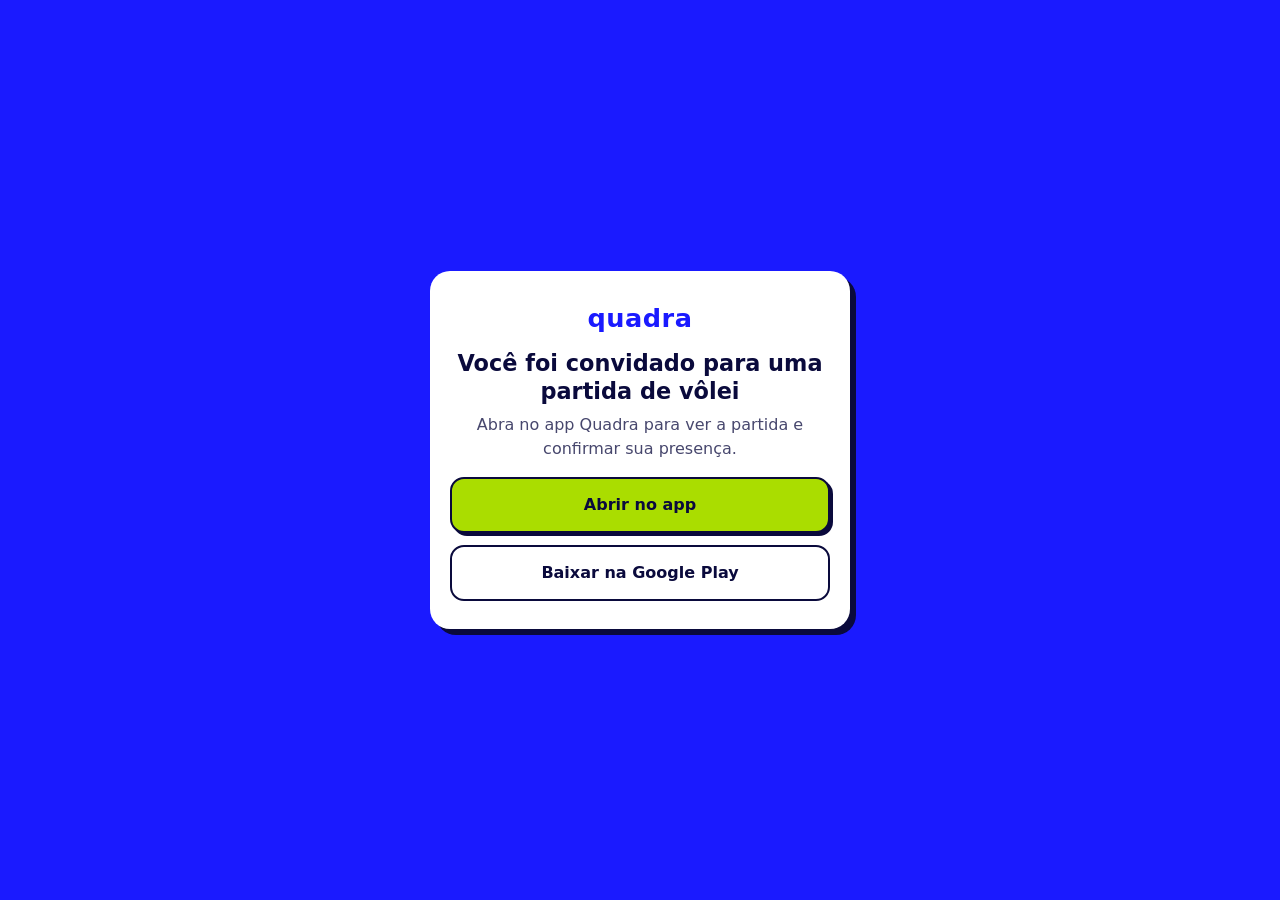
<file: public/convite.html>
<!doctype html>
<html lang="pt-BR">
<head>
<meta charset="utf-8"><meta name="viewport" content="width=device-width,initial-scale=1">
<title>Convite para jogar — Quadra</title>
<meta name="description" content="Você foi convidado para uma partida de vôlei no Quadra.">
<meta name="robots" content="noindex">
<meta name="theme-color" content="#1A1AFF">
<meta property="og:title" content="Bora jogar vôlei? Você foi convidado no Quadra">
<meta property="og:description" content="Abra o convite no app Quadra para ver a partida e confirmar presença.">
<style>
:root{--blue:#1A1AFF;--lime:#AADD00;--navy:#0A0A3C;--paper:#EFF3FC;--line:rgba(10,10,60,.2)}
*{box-sizing:border-box}
body{margin:0;min-height:100vh;background:var(--blue);color:#fff;font:16px/1.5 system-ui,-apple-system,"Segoe UI",Roboto,sans-serif;display:flex;align-items:center;justify-content:center;padding:24px 16px}
.card{width:100%;max-width:420px;background:#fff;color:var(--navy);border-radius:20px;padding:28px 20px;text-align:center;box-shadow:6px 6px 0 var(--navy)}
.word{font-weight:800;font-size:1.6rem;color:var(--blue);letter-spacing:.02em}
h1{font-size:1.4rem;line-height:1.25;margin:12px 0 8px}
p{margin:0 0 16px;color:rgba(10,10,60,.75)}
.btn{display:block;width:100%;padding:14px 16px;border-radius:14px;border:2px solid var(--navy);font-weight:800;text-decoration:none;margin-top:12px}
.primary{background:var(--lime);color:var(--navy);box-shadow:3px 3px 0 var(--navy)}
.secondary{background:#fff;color:var(--navy)}
.code{display:none;margin-top:20px;padding:12px;border:2px dashed var(--line);border-radius:12px}
.code strong{display:block;font-size:1.4rem;letter-spacing:.2em;margin-top:4px}
</style>
</head>
<body>
<main class="card">
  <div class="word">quadra</div>
  <h1>Você foi convidado para uma partida de vôlei</h1>
  <p>Abra no app Quadra para ver a partida e confirmar sua presença.</p>
  <a class="btn primary" id="open" href="https://play.google.com/store/apps/details?id=app.quadravolei">Abrir no app</a>
  <a class="btn secondary" id="store" href="https://play.google.com/store/apps/details?id=app.quadravolei">Baixar na Google Play</a>
  <div class="code" id="code">Código de convite<strong id="code-value"></strong></div>
</main>
<script>
  // /p/<id>?c=<código>. O botão abre o app pelo intent do Android; sem o app, o próprio
  // intent cai na Google Play.
  (function () {
    var id = (location.pathname.match(/^\/p\/([0-9a-f-]{36})\/?$/i) || [])[1];
    var code = (new URLSearchParams(location.search).get('c') || '').replace(/[^A-Za-z0-9]/g, '').slice(0, 16);
    if (!id) return;
    var store = 'https://play.google.com/store/apps/details?id=app.quadravolei';
    var path = 'p/' + id + (code ? '?c=' + code : '');
    document.getElementById('open').href = /Android/i.test(navigator.userAgent)
      ? 'intent://quadra-volei.app/' + path + '#Intent;scheme=https;package=app.quadravolei;S.browser_fallback_url=' + encodeURIComponent(store) + ';end'
      : 'quadra://' + path;
    if (code) {
      document.getElementById('code-value').textContent = code.toUpperCase();
      document.getElementById('code').style.display = 'block';
    }
  })();
</script>
</body>
</html>
</file>
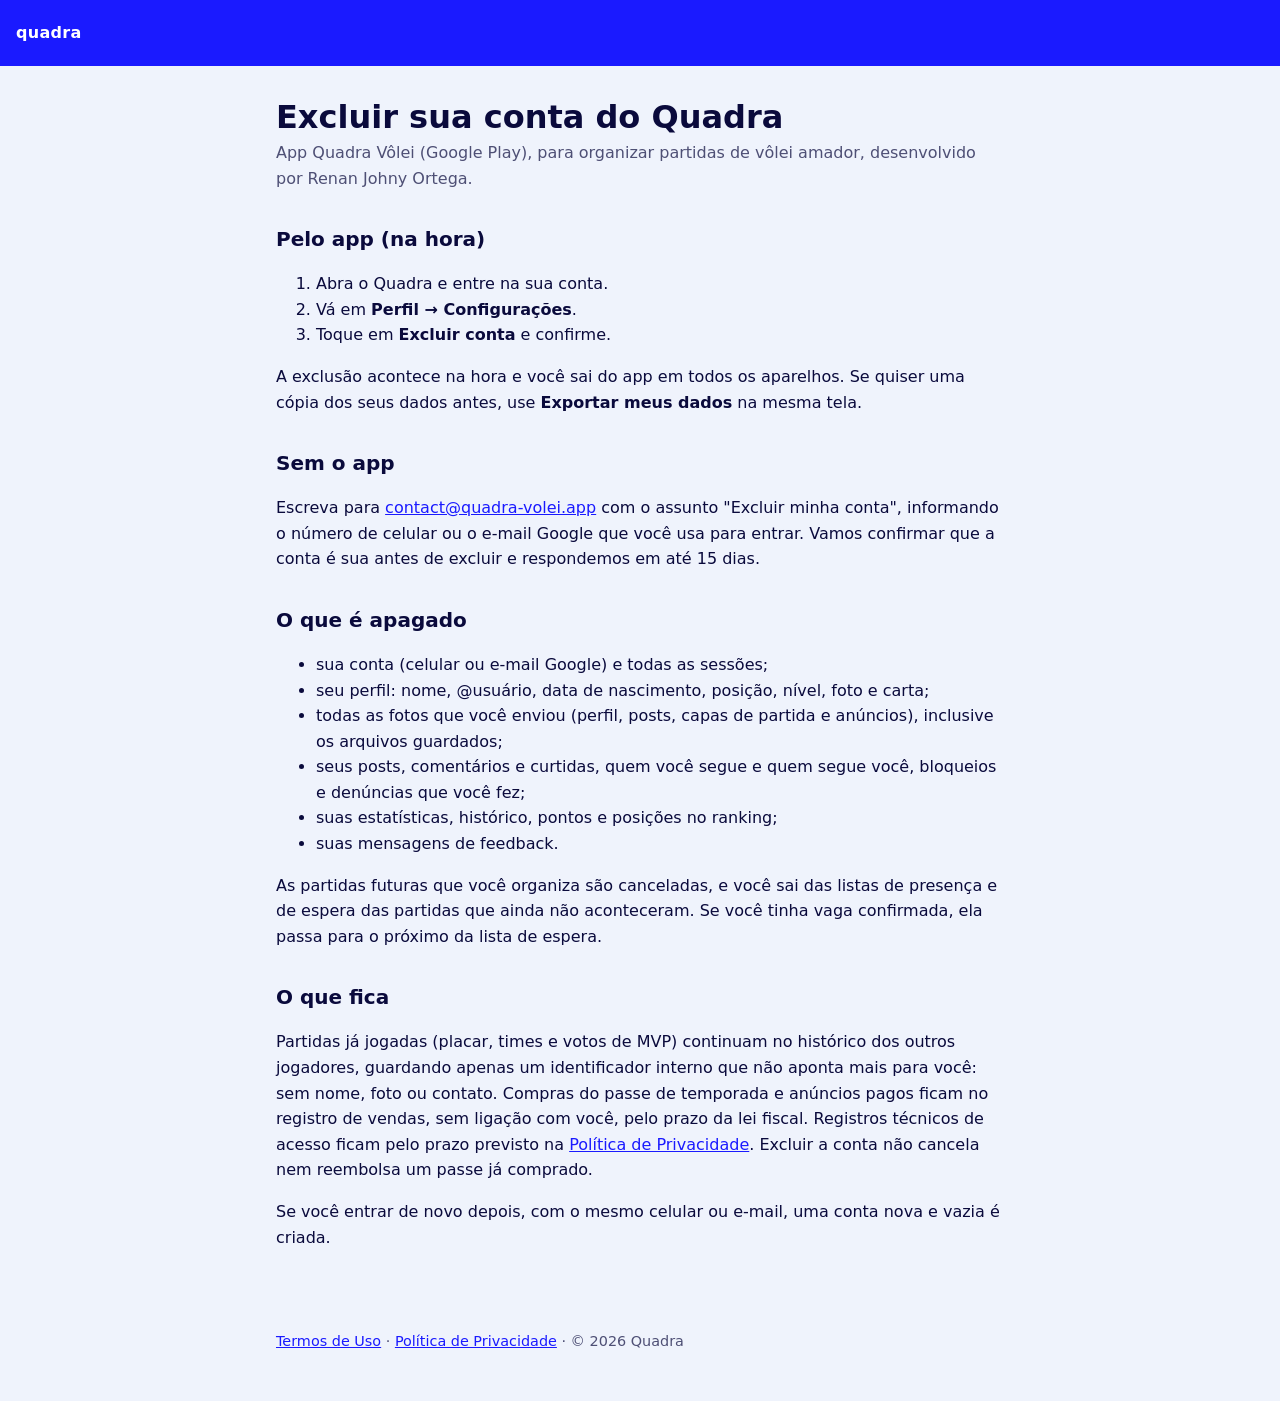
<file: public/excluir-conta.html>
<!doctype html>
<html lang="pt-BR">
<head>
<meta charset="utf-8"><meta name="viewport" content="width=device-width,initial-scale=1">
<title>Excluir conta — Quadra</title>
<meta name="description" content="Como excluir sua conta do app Quadra e o que acontece com seus dados.">
<meta name="theme-color" content="#1A1AFF">
<style>
:root{--blue:#1A1AFF;--lime:#AADD00;--navy:#0A0A3C;--paper:#EFF3FC;--orange:#FF6B00;--line:rgba(10,10,60,.2)}
*{box-sizing:border-box}
body{margin:0;background:var(--paper);color:var(--navy);font:16px/1.6 system-ui,-apple-system,"Segoe UI",Roboto,sans-serif}
header{background:var(--blue);color:#fff;padding:20px 16px}
header a{color:#fff;font-weight:800;text-decoration:none;letter-spacing:.02em}
main{max-width:760px;margin:0 auto;padding:24px 16px 64px}
h1{font-size:2rem;line-height:1.2;margin:8px 0 4px}
h2{font-size:1.25rem;margin:32px 0 8px}
.meta{color:rgba(10,10,60,.7);margin:0 0 24px}
a{color:var(--blue)}
footer{max-width:760px;margin:0 auto;padding:0 16px 48px;color:rgba(10,10,60,.7);font-size:.9rem}
</style>
</head>
<body>
<header><a href="/">quadra</a></header>
<main>
<h1>Excluir sua conta do Quadra</h1>
<p class="meta">App Quadra Vôlei (Google Play), para organizar partidas de vôlei amador, desenvolvido por Renan Johny Ortega.</p>


<h2>Pelo app (na hora)</h2>
<ol>
<li>Abra o Quadra e entre na sua conta.</li>
<li>Vá em <strong>Perfil → Configurações</strong>.</li>
<li>Toque em <strong>Excluir conta</strong> e confirme.</li>
</ol>
<p>A exclusão acontece na hora e você sai do app em todos os aparelhos. Se quiser uma cópia dos seus dados antes, use <strong>Exportar meus dados</strong> na mesma tela.</p>

<h2>Sem o app</h2>
<p>Escreva para <a href="mailto:contact@quadra-volei.app?subject=Excluir%20minha%20conta">contact@quadra-volei.app</a> com o assunto "Excluir minha conta", informando o número de celular ou o e-mail Google que você usa para entrar. Vamos confirmar que a conta é sua antes de excluir e respondemos em até 15 dias.</p>

<h2>O que é apagado</h2>
<ul>
<li>sua conta (celular ou e-mail Google) e todas as sessões;</li>
<li>seu perfil: nome, @usuário, data de nascimento, posição, nível, foto e carta;</li>
<li>todas as fotos que você enviou (perfil, posts, capas de partida e anúncios), inclusive os arquivos guardados;</li>
<li>seus posts, comentários e curtidas, quem você segue e quem segue você, bloqueios e denúncias que você fez;</li>
<li>suas estatísticas, histórico, pontos e posições no ranking;</li>
<li>suas mensagens de feedback.</li>
</ul>
<p>As partidas futuras que você organiza são canceladas, e você sai das listas de presença e de espera das partidas que ainda não aconteceram. Se você tinha vaga confirmada, ela passa para o próximo da lista de espera.</p>

<h2>O que fica</h2>
<p>Partidas já jogadas (placar, times e votos de MVP) continuam no histórico dos outros jogadores, guardando apenas um identificador interno que não aponta mais para você: sem nome, foto ou contato. Compras do passe de temporada e anúncios pagos ficam no registro de vendas, sem ligação com você, pelo prazo da lei fiscal. Registros técnicos de acesso ficam pelo prazo previsto na <a href="/privacidade">Política de Privacidade</a>. Excluir a conta não cancela nem reembolsa um passe já comprado.</p>
<p>Se você entrar de novo depois, com o mesmo celular ou e-mail, uma conta nova e vazia é criada.</p>
</main>
<footer><a href="/termos">Termos de Uso</a> · <a href="/privacidade">Política de Privacidade</a> · © 2026 Quadra</footer>
</body>
</html>
</file>
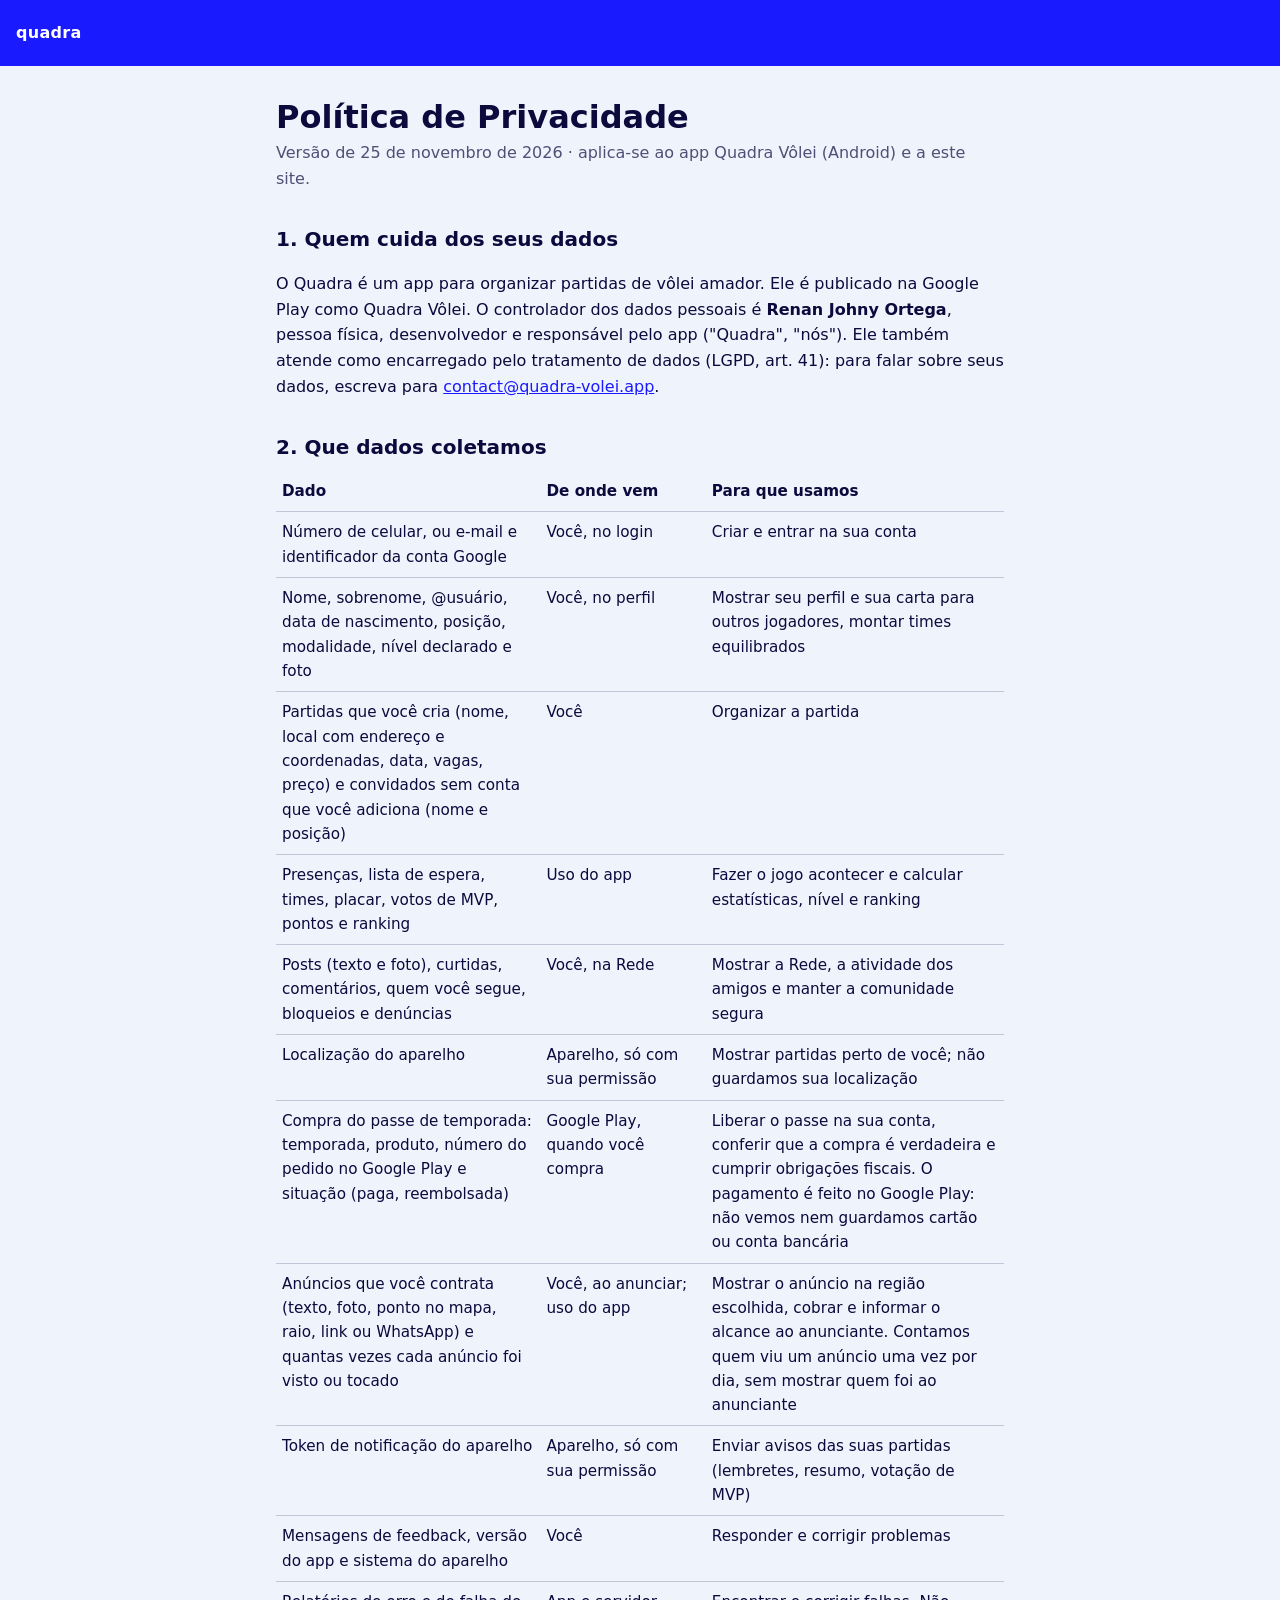
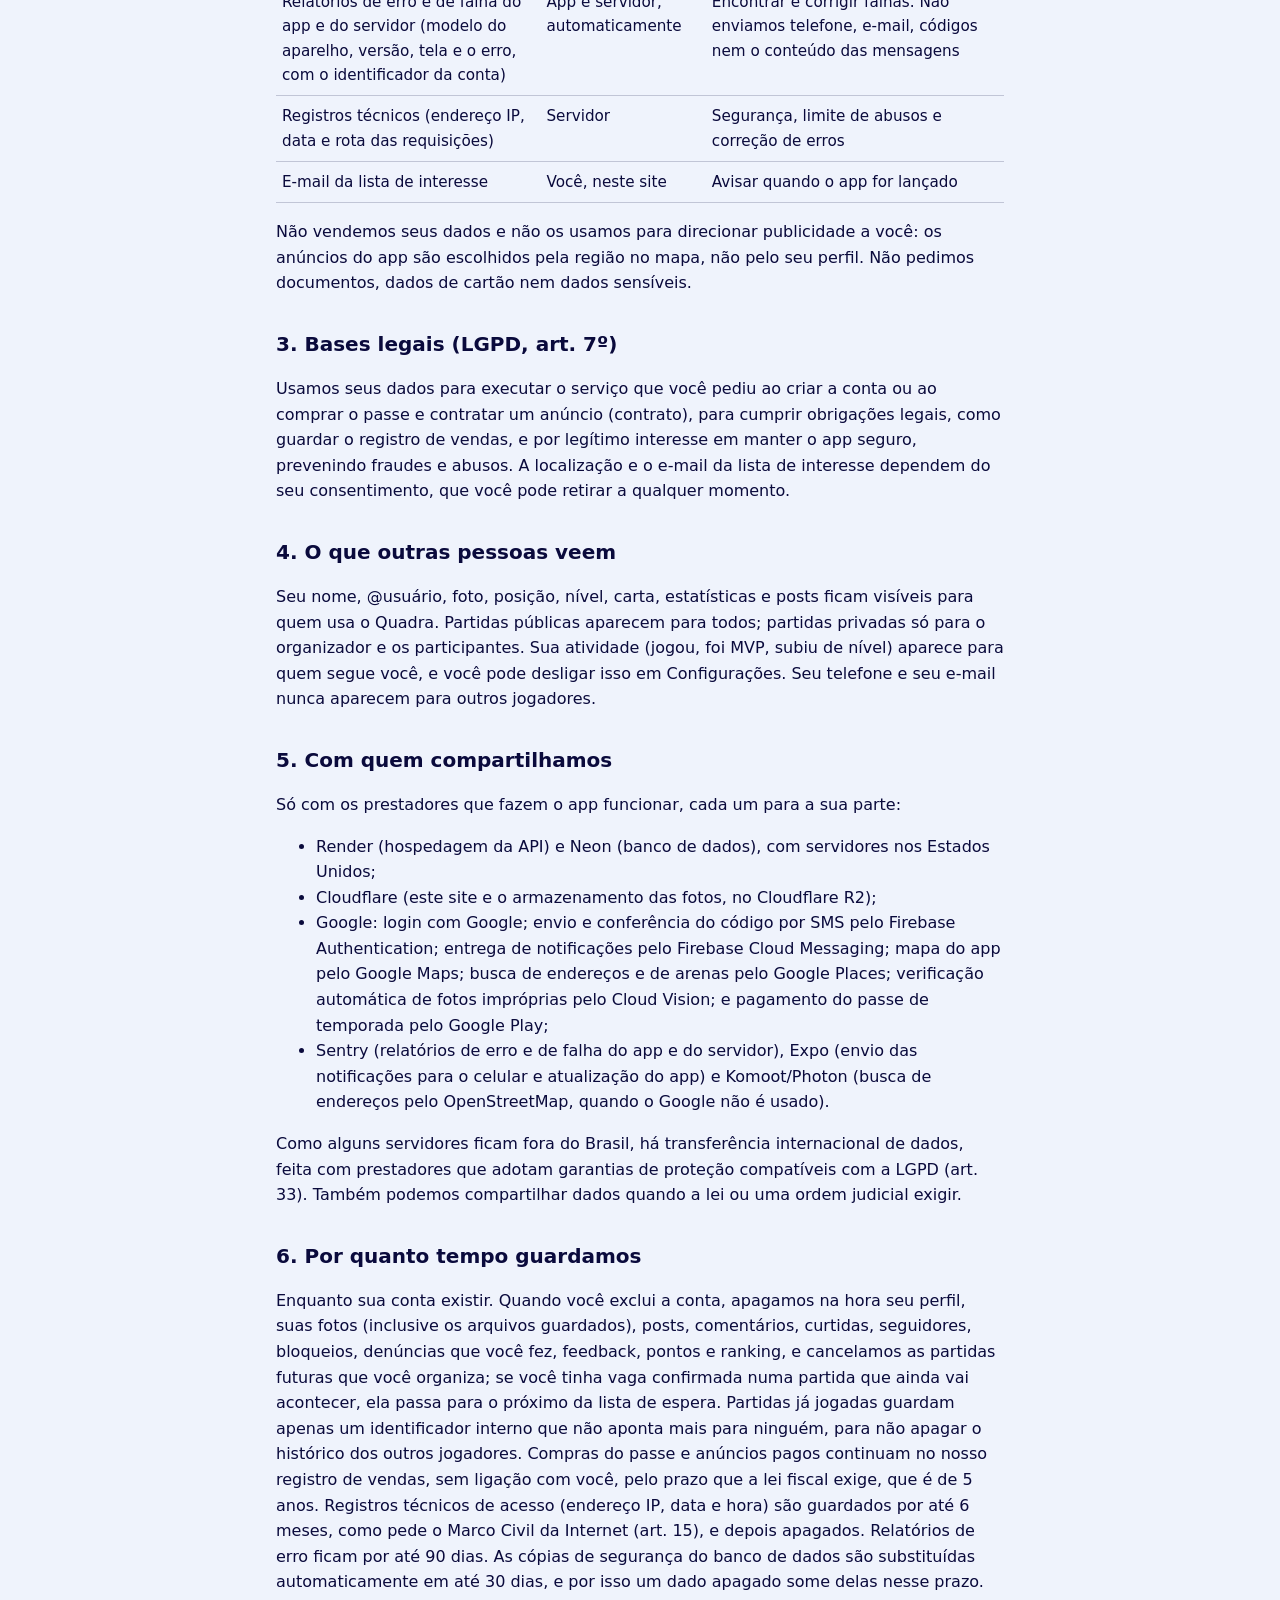
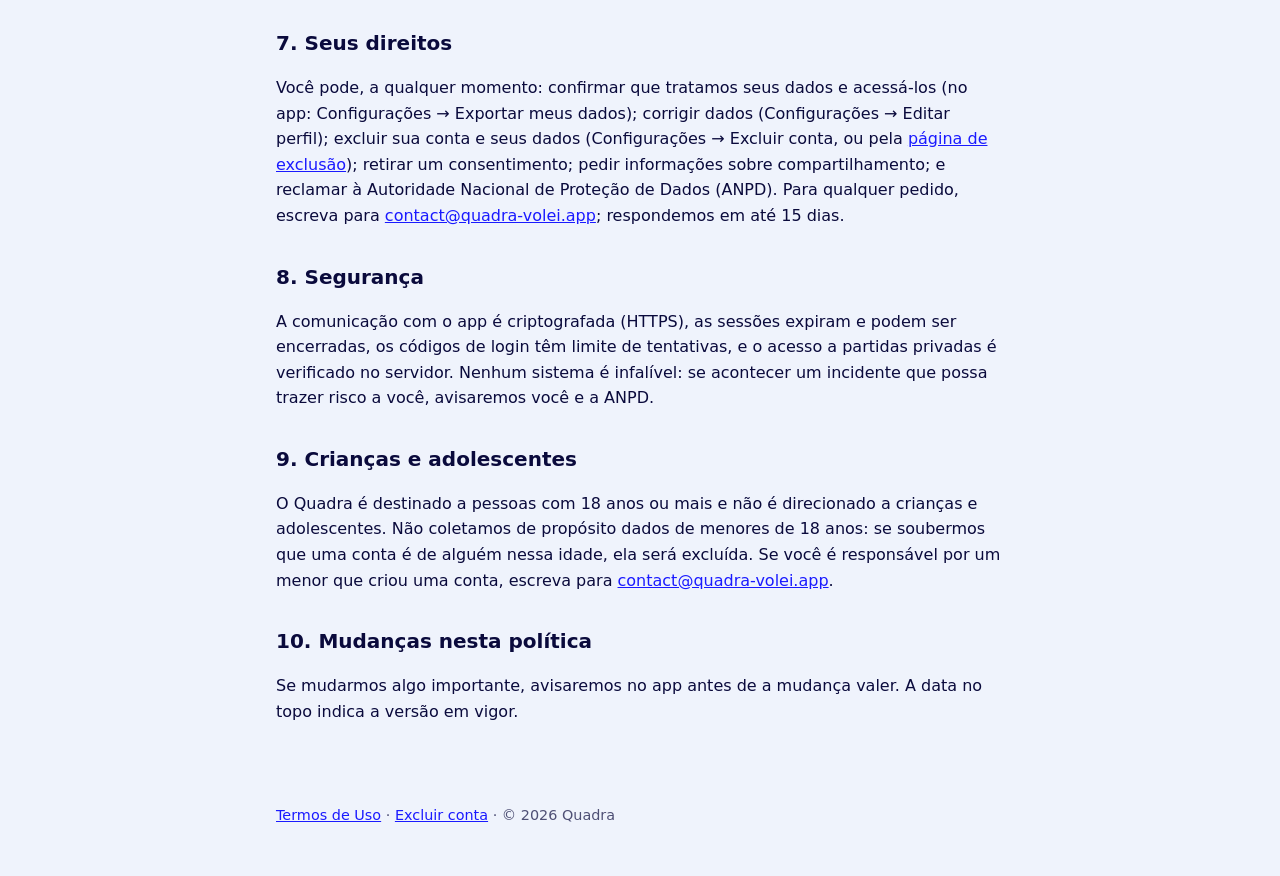
<file: public/privacidade.html>
<!doctype html>
<html lang="pt-BR">
<head>
<meta charset="utf-8"><meta name="viewport" content="width=device-width,initial-scale=1">
<title>Política de Privacidade — Quadra</title>
<meta name="description" content="Como o app Quadra coleta, usa, guarda e apaga seus dados pessoais.">
<meta name="theme-color" content="#1A1AFF">
<style>
:root{--blue:#1A1AFF;--lime:#AADD00;--navy:#0A0A3C;--paper:#EFF3FC;--orange:#FF6B00;--line:rgba(10,10,60,.2)}
*{box-sizing:border-box}
body{margin:0;background:var(--paper);color:var(--navy);font:16px/1.6 system-ui,-apple-system,"Segoe UI",Roboto,sans-serif}
header{background:var(--blue);color:#fff;padding:20px 16px}
header a{color:#fff;font-weight:800;text-decoration:none;letter-spacing:.02em}
main{max-width:760px;margin:0 auto;padding:24px 16px 64px}
h1{font-size:2rem;line-height:1.2;margin:8px 0 4px}
h2{font-size:1.25rem;margin:32px 0 8px}
.meta{color:rgba(10,10,60,.7);margin:0 0 24px}
table{width:100%;border-collapse:collapse;margin:8px 0;font-size:.95rem}
th,td{text-align:left;vertical-align:top;border-bottom:1px solid var(--line);padding:8px 6px}
a{color:var(--blue)}
footer{max-width:760px;margin:0 auto;padding:0 16px 48px;color:rgba(10,10,60,.7);font-size:.9rem}
</style>
</head>
<body>
<header><a href="/">quadra</a></header>
<main>
<h1>Política de Privacidade</h1>
<p class="meta">Versão de 25 de novembro de 2026 · aplica-se ao app Quadra Vôlei (Android) e a este site.</p>


<h2>1. Quem cuida dos seus dados</h2>
<p>O Quadra é um app para organizar partidas de vôlei amador. Ele é publicado na Google Play como Quadra Vôlei. O controlador dos dados pessoais é <strong>Renan Johny Ortega</strong>, pessoa física, desenvolvedor e responsável pelo app ("Quadra", "nós"). Ele também atende como encarregado pelo tratamento de dados (LGPD, art. 41): para falar sobre seus dados, escreva para <a href="mailto:contact@quadra-volei.app">contact@quadra-volei.app</a>.</p>

<h2>2. Que dados coletamos</h2>
<table>
<thead><tr><th>Dado</th><th>De onde vem</th><th>Para que usamos</th></tr></thead>
<tbody>
<tr><td>Número de celular, ou e-mail e identificador da conta Google</td><td>Você, no login</td><td>Criar e entrar na sua conta</td></tr>
<tr><td>Nome, sobrenome, @usuário, data de nascimento, posição, modalidade, nível declarado e foto</td><td>Você, no perfil</td><td>Mostrar seu perfil e sua carta para outros jogadores, montar times equilibrados</td></tr>
<tr><td>Partidas que você cria (nome, local com endereço e coordenadas, data, vagas, preço) e convidados sem conta que você adiciona (nome e posição)</td><td>Você</td><td>Organizar a partida</td></tr>
<tr><td>Presenças, lista de espera, times, placar, votos de MVP, pontos e ranking</td><td>Uso do app</td><td>Fazer o jogo acontecer e calcular estatísticas, nível e ranking</td></tr>
<tr><td>Posts (texto e foto), curtidas, comentários, quem você segue, bloqueios e denúncias</td><td>Você, na Rede</td><td>Mostrar a Rede, a atividade dos amigos e manter a comunidade segura</td></tr>
<tr><td>Localização do aparelho</td><td>Aparelho, só com sua permissão</td><td>Mostrar partidas perto de você; não guardamos sua localização</td></tr>
<tr><td>Compra do passe de temporada: temporada, produto, número do pedido no Google Play e situação (paga, reembolsada)</td><td>Google Play, quando você compra</td><td>Liberar o passe na sua conta, conferir que a compra é verdadeira e cumprir obrigações fiscais. O pagamento é feito no Google Play: não vemos nem guardamos cartão ou conta bancária</td></tr>
<tr><td>Anúncios que você contrata (texto, foto, ponto no mapa, raio, link ou WhatsApp) e quantas vezes cada anúncio foi visto ou tocado</td><td>Você, ao anunciar; uso do app</td><td>Mostrar o anúncio na região escolhida, cobrar e informar o alcance ao anunciante. Contamos quem viu um anúncio uma vez por dia, sem mostrar quem foi ao anunciante</td></tr>
<tr><td>Token de notificação do aparelho</td><td>Aparelho, só com sua permissão</td><td>Enviar avisos das suas partidas (lembretes, resumo, votação de MVP)</td></tr>
<tr><td>Mensagens de feedback, versão do app e sistema do aparelho</td><td>Você</td><td>Responder e corrigir problemas</td></tr>
<tr><td>Relatórios de erro e de falha do app e do servidor (modelo do aparelho, versão, tela e o erro, com o identificador da conta)</td><td>App e servidor, automaticamente</td><td>Encontrar e corrigir falhas. Não enviamos telefone, e-mail, códigos nem o conteúdo das mensagens</td></tr>
<tr><td>Registros técnicos (endereço IP, data e rota das requisições)</td><td>Servidor</td><td>Segurança, limite de abusos e correção de erros</td></tr>
<tr><td>E-mail da lista de interesse</td><td>Você, neste site</td><td>Avisar quando o app for lançado</td></tr>
</tbody>
</table>
<p>Não vendemos seus dados e não os usamos para direcionar publicidade a você: os anúncios do app são escolhidos pela região no mapa, não pelo seu perfil. Não pedimos documentos, dados de cartão nem dados sensíveis.</p>

<h2>3. Bases legais (LGPD, art. 7º)</h2>
<p>Usamos seus dados para executar o serviço que você pediu ao criar a conta ou ao comprar o passe e contratar um anúncio (contrato), para cumprir obrigações legais, como guardar o registro de vendas, e por legítimo interesse em manter o app seguro, prevenindo fraudes e abusos. A localização e o e-mail da lista de interesse dependem do seu consentimento, que você pode retirar a qualquer momento.</p>

<h2>4. O que outras pessoas veem</h2>
<p>Seu nome, @usuário, foto, posição, nível, carta, estatísticas e posts ficam visíveis para quem usa o Quadra. Partidas públicas aparecem para todos; partidas privadas só para o organizador e os participantes. Sua atividade (jogou, foi MVP, subiu de nível) aparece para quem segue você, e você pode desligar isso em Configurações. Seu telefone e seu e-mail nunca aparecem para outros jogadores.</p>

<h2>5. Com quem compartilhamos</h2>
<p>Só com os prestadores que fazem o app funcionar, cada um para a sua parte:</p>
<ul>
<li>Render (hospedagem da API) e Neon (banco de dados), com servidores nos Estados Unidos;</li>
<li>Cloudflare (este site e o armazenamento das fotos, no Cloudflare R2);</li>
<li>Google: login com Google; envio e conferência do código por SMS pelo Firebase Authentication; entrega de notificações pelo Firebase Cloud Messaging; mapa do app pelo Google Maps; busca de endereços e de arenas pelo Google Places; verificação automática de fotos impróprias pelo Cloud Vision; e pagamento do passe de temporada pelo Google Play;</li>
<li>Sentry (relatórios de erro e de falha do app e do servidor), Expo (envio das notificações para o celular e atualização do app) e Komoot/Photon (busca de endereços pelo OpenStreetMap, quando o Google não é usado).</li>
</ul>
<p>Como alguns servidores ficam fora do Brasil, há transferência internacional de dados, feita com prestadores que adotam garantias de proteção compatíveis com a LGPD (art. 33). Também podemos compartilhar dados quando a lei ou uma ordem judicial exigir.</p>

<h2>6. Por quanto tempo guardamos</h2>
<p>Enquanto sua conta existir. Quando você exclui a conta, apagamos na hora seu perfil, suas fotos (inclusive os arquivos guardados), posts, comentários, curtidas, seguidores, bloqueios, denúncias que você fez, feedback, pontos e ranking, e cancelamos as partidas futuras que você organiza; se você tinha vaga confirmada numa partida que ainda vai acontecer, ela passa para o próximo da lista de espera. Partidas já jogadas guardam apenas um identificador interno que não aponta mais para ninguém, para não apagar o histórico dos outros jogadores. Compras do passe e anúncios pagos continuam no nosso registro de vendas, sem ligação com você, pelo prazo que a lei fiscal exige, que é de 5 anos. Registros técnicos de acesso (endereço IP, data e hora) são guardados por até 6 meses, como pede o Marco Civil da Internet (art. 15), e depois apagados. Relatórios de erro ficam por até 90 dias. As cópias de segurança do banco de dados são substituídas automaticamente em até 30 dias, e por isso um dado apagado some delas nesse prazo.</p>

<h2>7. Seus direitos</h2>
<p>Você pode, a qualquer momento: confirmar que tratamos seus dados e acessá-los (no app: Configurações → Exportar meus dados); corrigir dados (Configurações → Editar perfil); excluir sua conta e seus dados (Configurações → Excluir conta, ou pela <a href="/excluir-conta">página de exclusão</a>); retirar um consentimento; pedir informações sobre compartilhamento; e reclamar à Autoridade Nacional de Proteção de Dados (ANPD). Para qualquer pedido, escreva para <a href="mailto:contact@quadra-volei.app">contact@quadra-volei.app</a>; respondemos em até 15 dias.</p>

<h2>8. Segurança</h2>
<p>A comunicação com o app é criptografada (HTTPS), as sessões expiram e podem ser encerradas, os códigos de login têm limite de tentativas, e o acesso a partidas privadas é verificado no servidor. Nenhum sistema é infalível: se acontecer um incidente que possa trazer risco a você, avisaremos você e a ANPD.</p>

<h2>9. Crianças e adolescentes</h2>
<p>O Quadra é destinado a pessoas com 18 anos ou mais e não é direcionado a crianças e adolescentes. Não coletamos de propósito dados de menores de 18 anos: se soubermos que uma conta é de alguém nessa idade, ela será excluída. Se você é responsável por um menor que criou uma conta, escreva para <a href="mailto:contact@quadra-volei.app">contact@quadra-volei.app</a>.</p>

<h2>10. Mudanças nesta política</h2>
<p>Se mudarmos algo importante, avisaremos no app antes de a mudança valer. A data no topo indica a versão em vigor.</p>
</main>
<footer><a href="/termos">Termos de Uso</a> · <a href="/excluir-conta">Excluir conta</a> · © 2026 Quadra</footer>
</body>
</html>
</file>
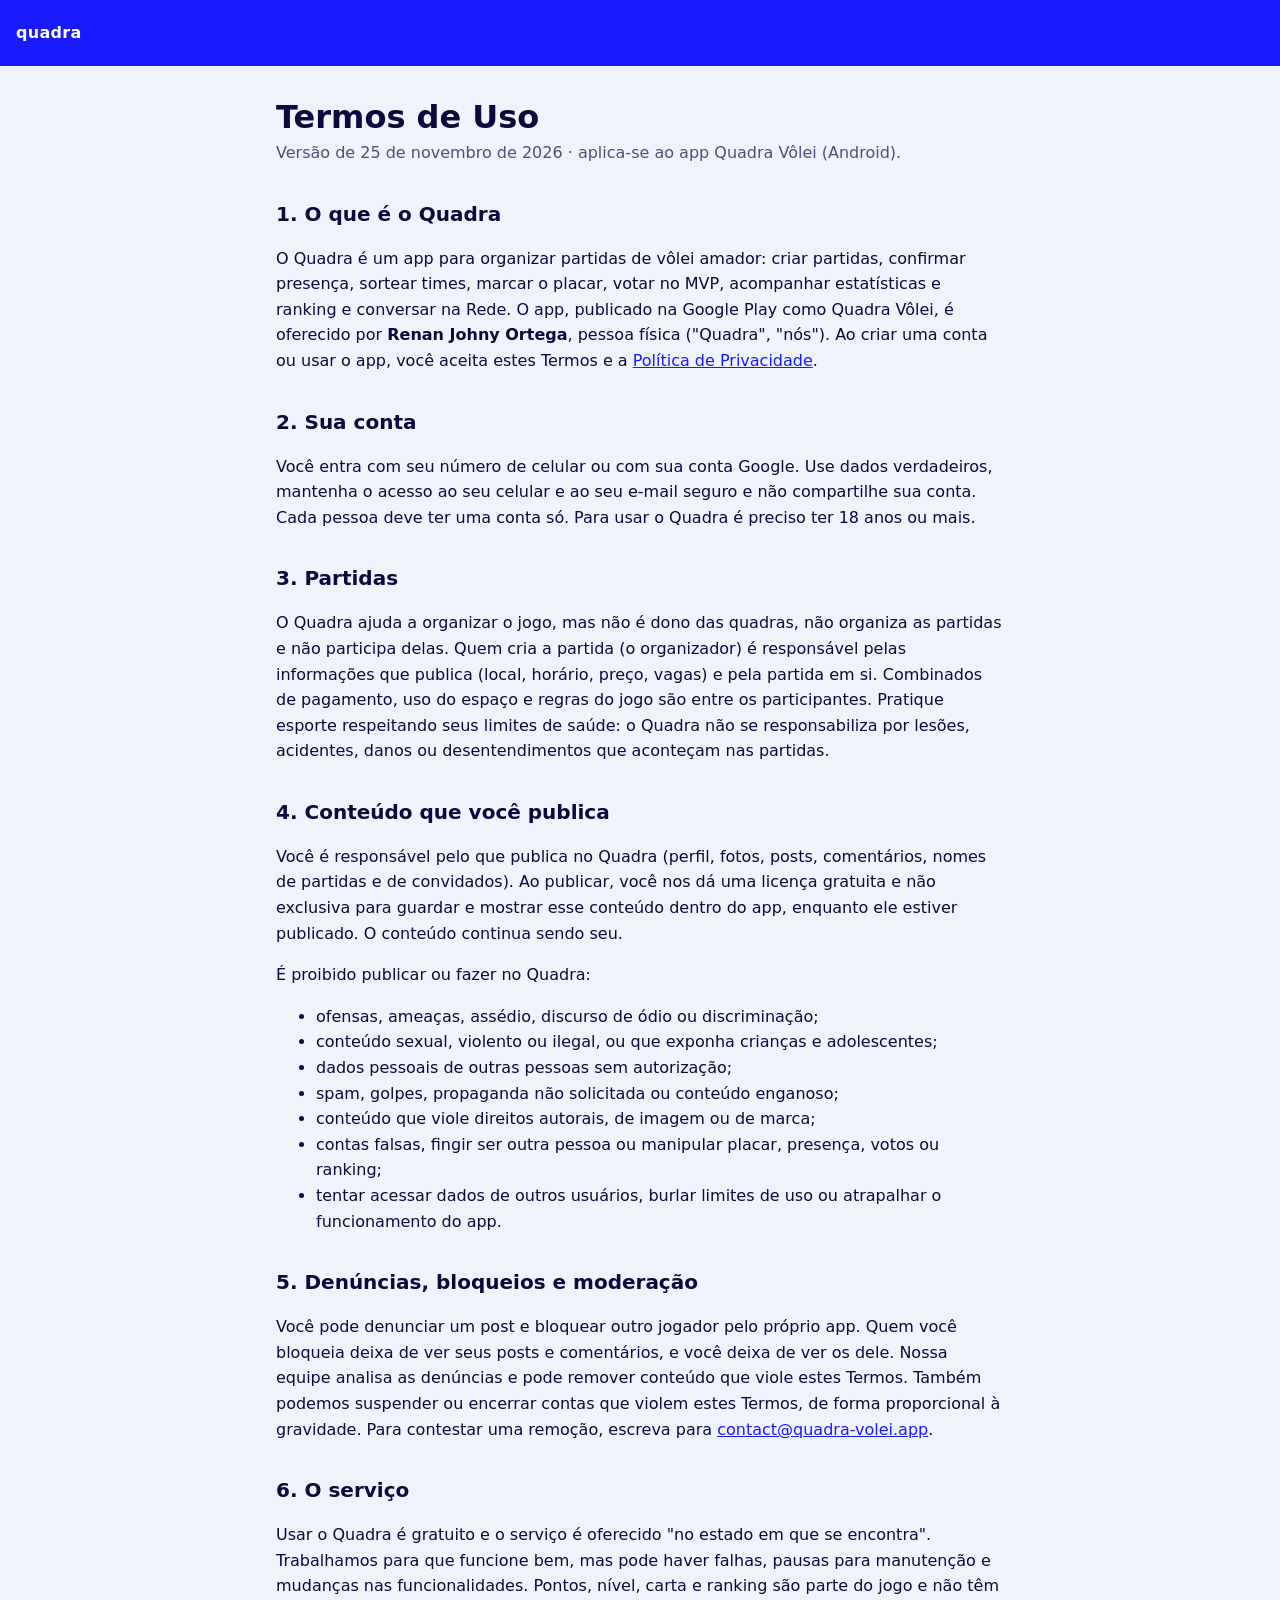
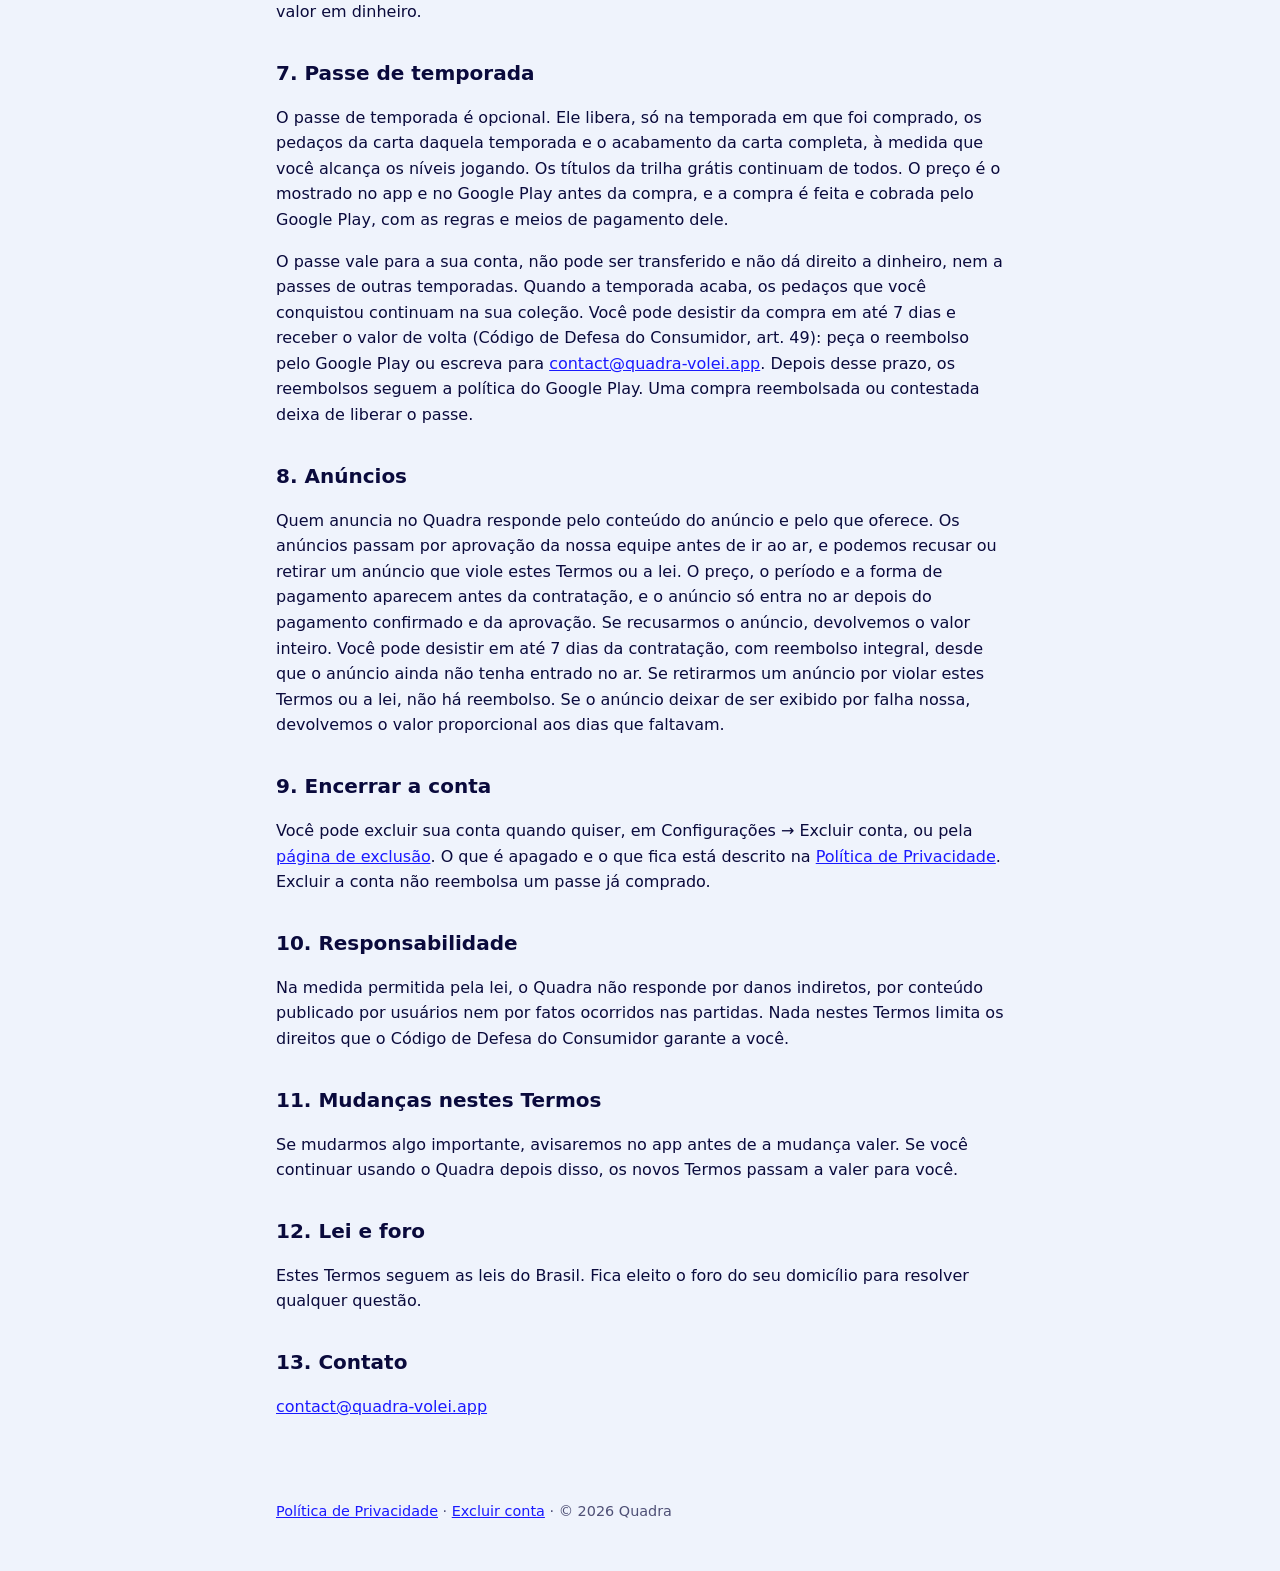
<file: public/termos.html>
<!doctype html>
<html lang="pt-BR">
<head>
<meta charset="utf-8"><meta name="viewport" content="width=device-width,initial-scale=1">
<title>Termos de Uso — Quadra</title>
<meta name="description" content="As regras de uso do app Quadra, para organizar partidas de vôlei amador.">
<meta name="theme-color" content="#1A1AFF">
<style>
:root{--blue:#1A1AFF;--lime:#AADD00;--navy:#0A0A3C;--paper:#EFF3FC;--orange:#FF6B00;--line:rgba(10,10,60,.2)}
*{box-sizing:border-box}
body{margin:0;background:var(--paper);color:var(--navy);font:16px/1.6 system-ui,-apple-system,"Segoe UI",Roboto,sans-serif}
header{background:var(--blue);color:#fff;padding:20px 16px}
header a{color:#fff;font-weight:800;text-decoration:none;letter-spacing:.02em}
main{max-width:760px;margin:0 auto;padding:24px 16px 64px}
h1{font-size:2rem;line-height:1.2;margin:8px 0 4px}
h2{font-size:1.25rem;margin:32px 0 8px}
.meta{color:rgba(10,10,60,.7);margin:0 0 24px}
a{color:var(--blue)}
footer{max-width:760px;margin:0 auto;padding:0 16px 48px;color:rgba(10,10,60,.7);font-size:.9rem}
</style>
</head>
<body>
<header><a href="/">quadra</a></header>
<main>
<h1>Termos de Uso</h1>
<p class="meta">Versão de 25 de novembro de 2026 · aplica-se ao app Quadra Vôlei (Android).</p>


<h2>1. O que é o Quadra</h2>
<p>O Quadra é um app para organizar partidas de vôlei amador: criar partidas, confirmar presença, sortear times, marcar o placar, votar no MVP, acompanhar estatísticas e ranking e conversar na Rede. O app, publicado na Google Play como Quadra Vôlei, é oferecido por <strong>Renan Johny Ortega</strong>, pessoa física ("Quadra", "nós"). Ao criar uma conta ou usar o app, você aceita estes Termos e a <a href="/privacidade">Política de Privacidade</a>.</p>

<h2>2. Sua conta</h2>
<p>Você entra com seu número de celular ou com sua conta Google. Use dados verdadeiros, mantenha o acesso ao seu celular e ao seu e-mail seguro e não compartilhe sua conta. Cada pessoa deve ter uma conta só. Para usar o Quadra é preciso ter 18 anos ou mais.</p>

<h2>3. Partidas</h2>
<p>O Quadra ajuda a organizar o jogo, mas não é dono das quadras, não organiza as partidas e não participa delas. Quem cria a partida (o organizador) é responsável pelas informações que publica (local, horário, preço, vagas) e pela partida em si. Combinados de pagamento, uso do espaço e regras do jogo são entre os participantes. Pratique esporte respeitando seus limites de saúde: o Quadra não se responsabiliza por lesões, acidentes, danos ou desentendimentos que aconteçam nas partidas.</p>

<h2>4. Conteúdo que você publica</h2>
<p>Você é responsável pelo que publica no Quadra (perfil, fotos, posts, comentários, nomes de partidas e de convidados). Ao publicar, você nos dá uma licença gratuita e não exclusiva para guardar e mostrar esse conteúdo dentro do app, enquanto ele estiver publicado. O conteúdo continua sendo seu.</p>
<p>É proibido publicar ou fazer no Quadra:</p>
<ul>
<li>ofensas, ameaças, assédio, discurso de ódio ou discriminação;</li>
<li>conteúdo sexual, violento ou ilegal, ou que exponha crianças e adolescentes;</li>
<li>dados pessoais de outras pessoas sem autorização;</li>
<li>spam, golpes, propaganda não solicitada ou conteúdo enganoso;</li>
<li>conteúdo que viole direitos autorais, de imagem ou de marca;</li>
<li>contas falsas, fingir ser outra pessoa ou manipular placar, presença, votos ou ranking;</li>
<li>tentar acessar dados de outros usuários, burlar limites de uso ou atrapalhar o funcionamento do app.</li>
</ul>

<h2>5. Denúncias, bloqueios e moderação</h2>
<p>Você pode denunciar um post e bloquear outro jogador pelo próprio app. Quem você bloqueia deixa de ver seus posts e comentários, e você deixa de ver os dele. Nossa equipe analisa as denúncias e pode remover conteúdo que viole estes Termos. Também podemos suspender ou encerrar contas que violem estes Termos, de forma proporcional à gravidade. Para contestar uma remoção, escreva para <a href="mailto:contact@quadra-volei.app">contact@quadra-volei.app</a>.</p>

<h2>6. O serviço</h2>
<p>Usar o Quadra é gratuito e o serviço é oferecido "no estado em que se encontra". Trabalhamos para que funcione bem, mas pode haver falhas, pausas para manutenção e mudanças nas funcionalidades. Pontos, nível, carta e ranking são parte do jogo e não têm valor em dinheiro.</p>

<h2>7. Passe de temporada</h2>
<p>O passe de temporada é opcional. Ele libera, só na temporada em que foi comprado, os pedaços da carta daquela temporada e o acabamento da carta completa, à medida que você alcança os níveis jogando. Os títulos da trilha grátis continuam de todos. O preço é o mostrado no app e no Google Play antes da compra, e a compra é feita e cobrada pelo Google Play, com as regras e meios de pagamento dele.</p>
<p>O passe vale para a sua conta, não pode ser transferido e não dá direito a dinheiro, nem a passes de outras temporadas. Quando a temporada acaba, os pedaços que você conquistou continuam na sua coleção. Você pode desistir da compra em até 7 dias e receber o valor de volta (Código de Defesa do Consumidor, art. 49): peça o reembolso pelo Google Play ou escreva para <a href="mailto:contact@quadra-volei.app">contact@quadra-volei.app</a>. Depois desse prazo, os reembolsos seguem a política do Google Play. Uma compra reembolsada ou contestada deixa de liberar o passe.</p>

<h2>8. Anúncios</h2>
<p>Quem anuncia no Quadra responde pelo conteúdo do anúncio e pelo que oferece. Os anúncios passam por aprovação da nossa equipe antes de ir ao ar, e podemos recusar ou retirar um anúncio que viole estes Termos ou a lei. O preço, o período e a forma de pagamento aparecem antes da contratação, e o anúncio só entra no ar depois do pagamento confirmado e da aprovação. Se recusarmos o anúncio, devolvemos o valor inteiro. Você pode desistir em até 7 dias da contratação, com reembolso integral, desde que o anúncio ainda não tenha entrado no ar. Se retirarmos um anúncio por violar estes Termos ou a lei, não há reembolso. Se o anúncio deixar de ser exibido por falha nossa, devolvemos o valor proporcional aos dias que faltavam.</p>

<h2>9. Encerrar a conta</h2>
<p>Você pode excluir sua conta quando quiser, em Configurações → Excluir conta, ou pela <a href="/excluir-conta">página de exclusão</a>. O que é apagado e o que fica está descrito na <a href="/privacidade">Política de Privacidade</a>. Excluir a conta não reembolsa um passe já comprado.</p>

<h2>10. Responsabilidade</h2>
<p>Na medida permitida pela lei, o Quadra não responde por danos indiretos, por conteúdo publicado por usuários nem por fatos ocorridos nas partidas. Nada nestes Termos limita os direitos que o Código de Defesa do Consumidor garante a você.</p>

<h2>11. Mudanças nestes Termos</h2>
<p>Se mudarmos algo importante, avisaremos no app antes de a mudança valer. Se você continuar usando o Quadra depois disso, os novos Termos passam a valer para você.</p>

<h2>12. Lei e foro</h2>
<p>Estes Termos seguem as leis do Brasil. Fica eleito o foro do seu domicílio para resolver qualquer questão.</p>

<h2>13. Contato</h2>
<p><a href="mailto:contact@quadra-volei.app">contact@quadra-volei.app</a></p>
</main>
<footer><a href="/privacidade">Política de Privacidade</a> · <a href="/excluir-conta">Excluir conta</a> · © 2026 Quadra</footer>
</body>
</html>
</file>
